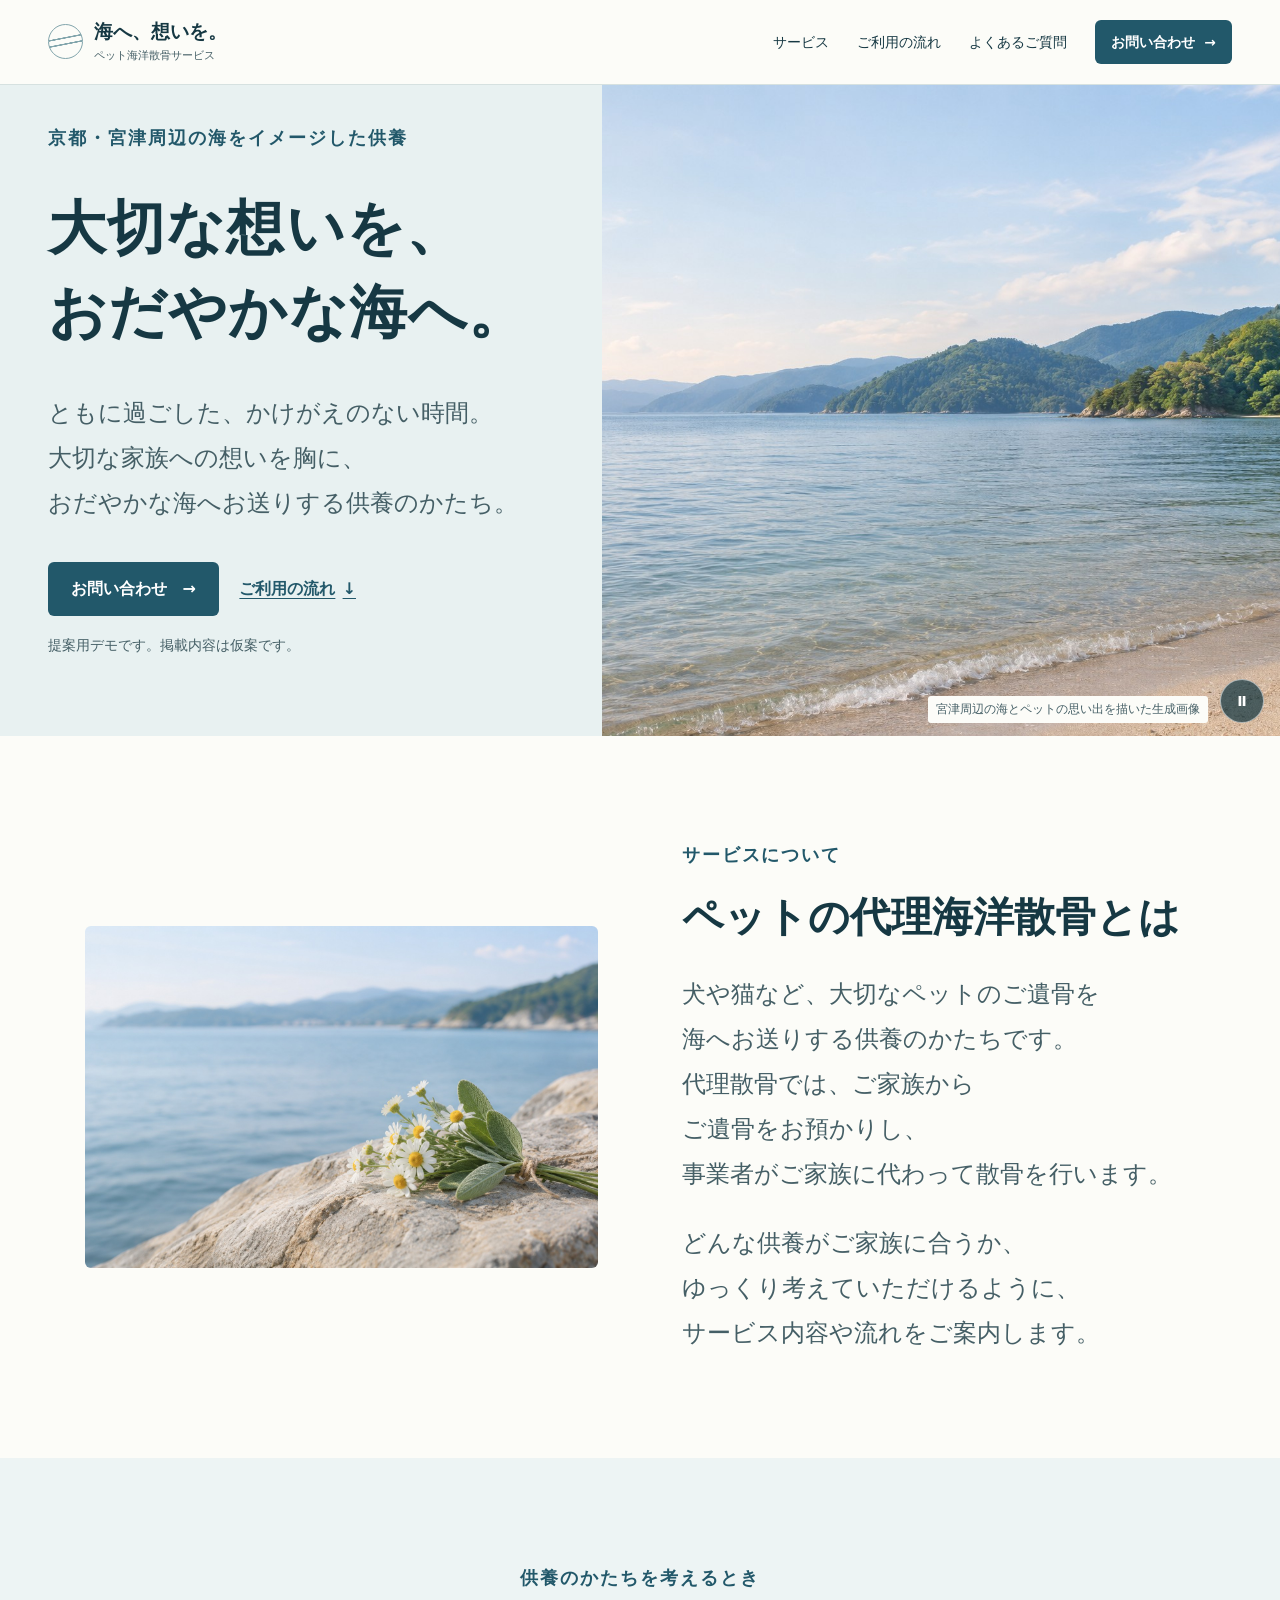
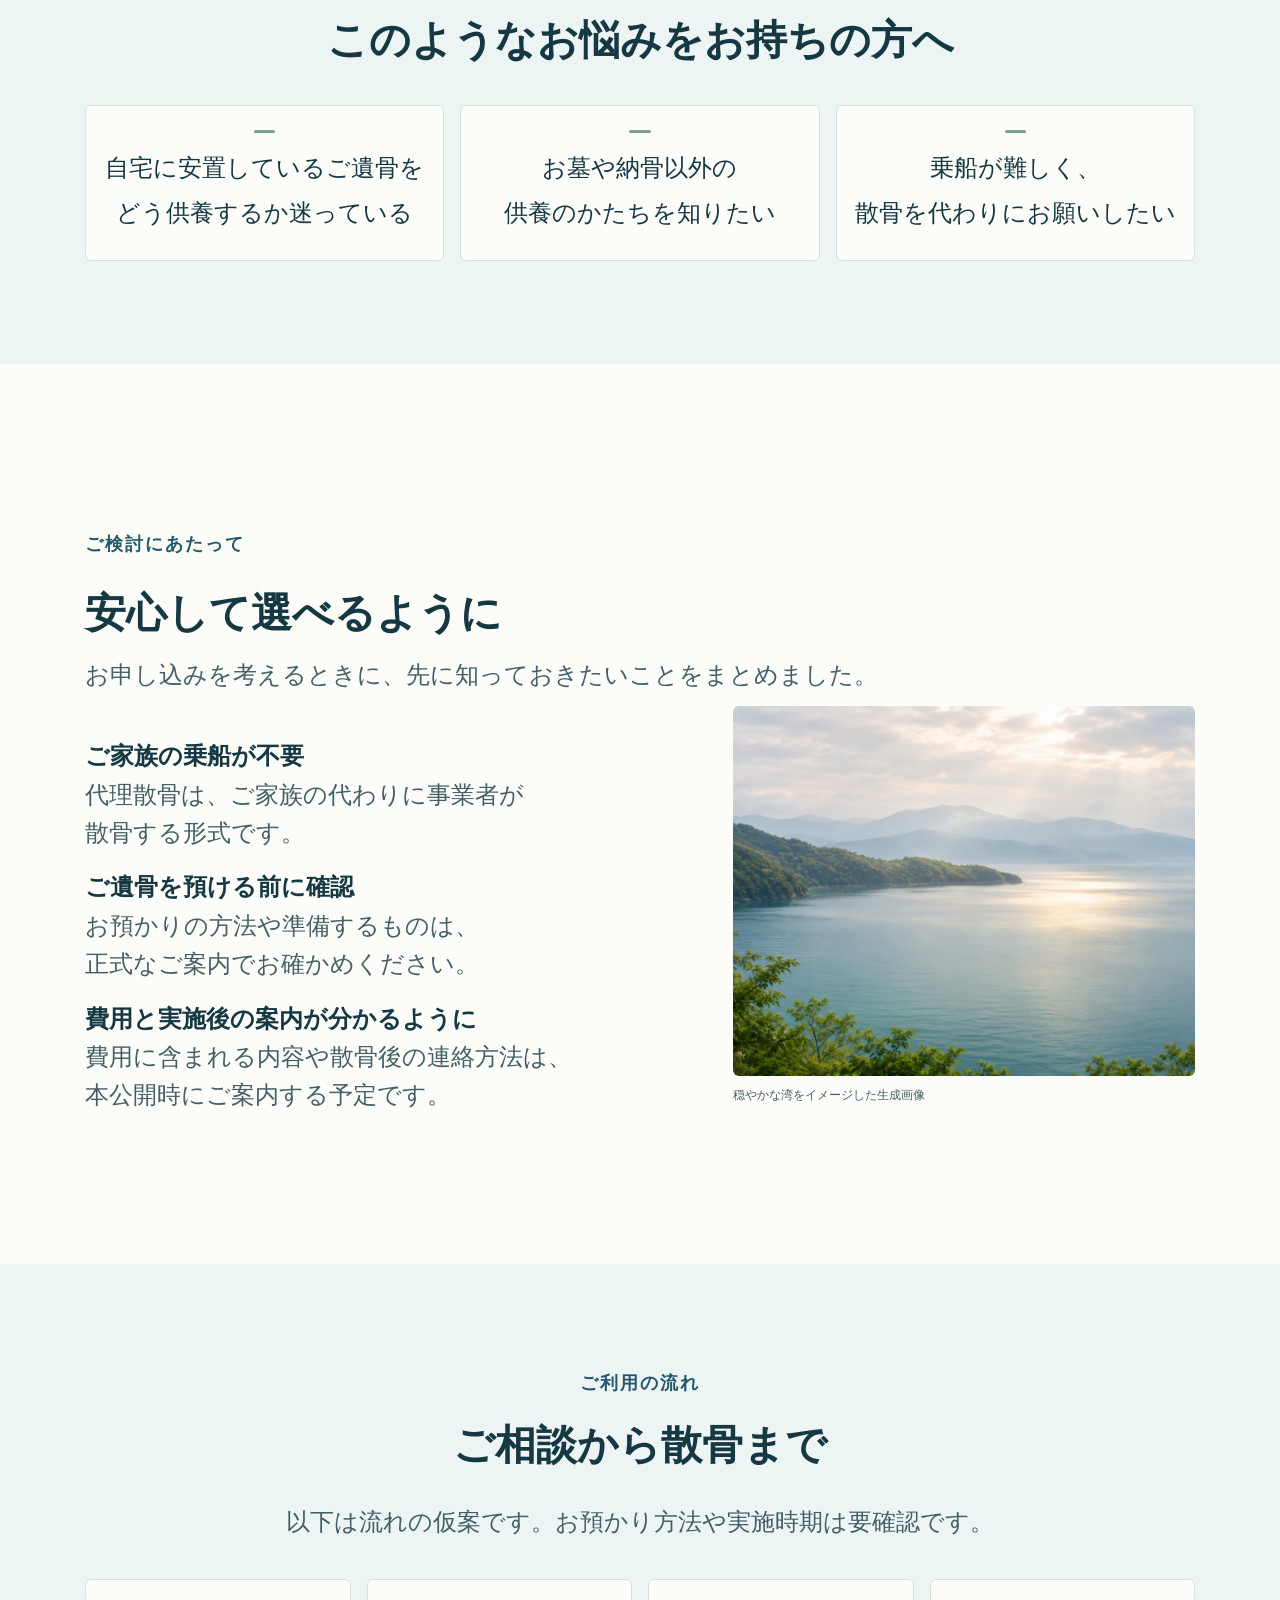
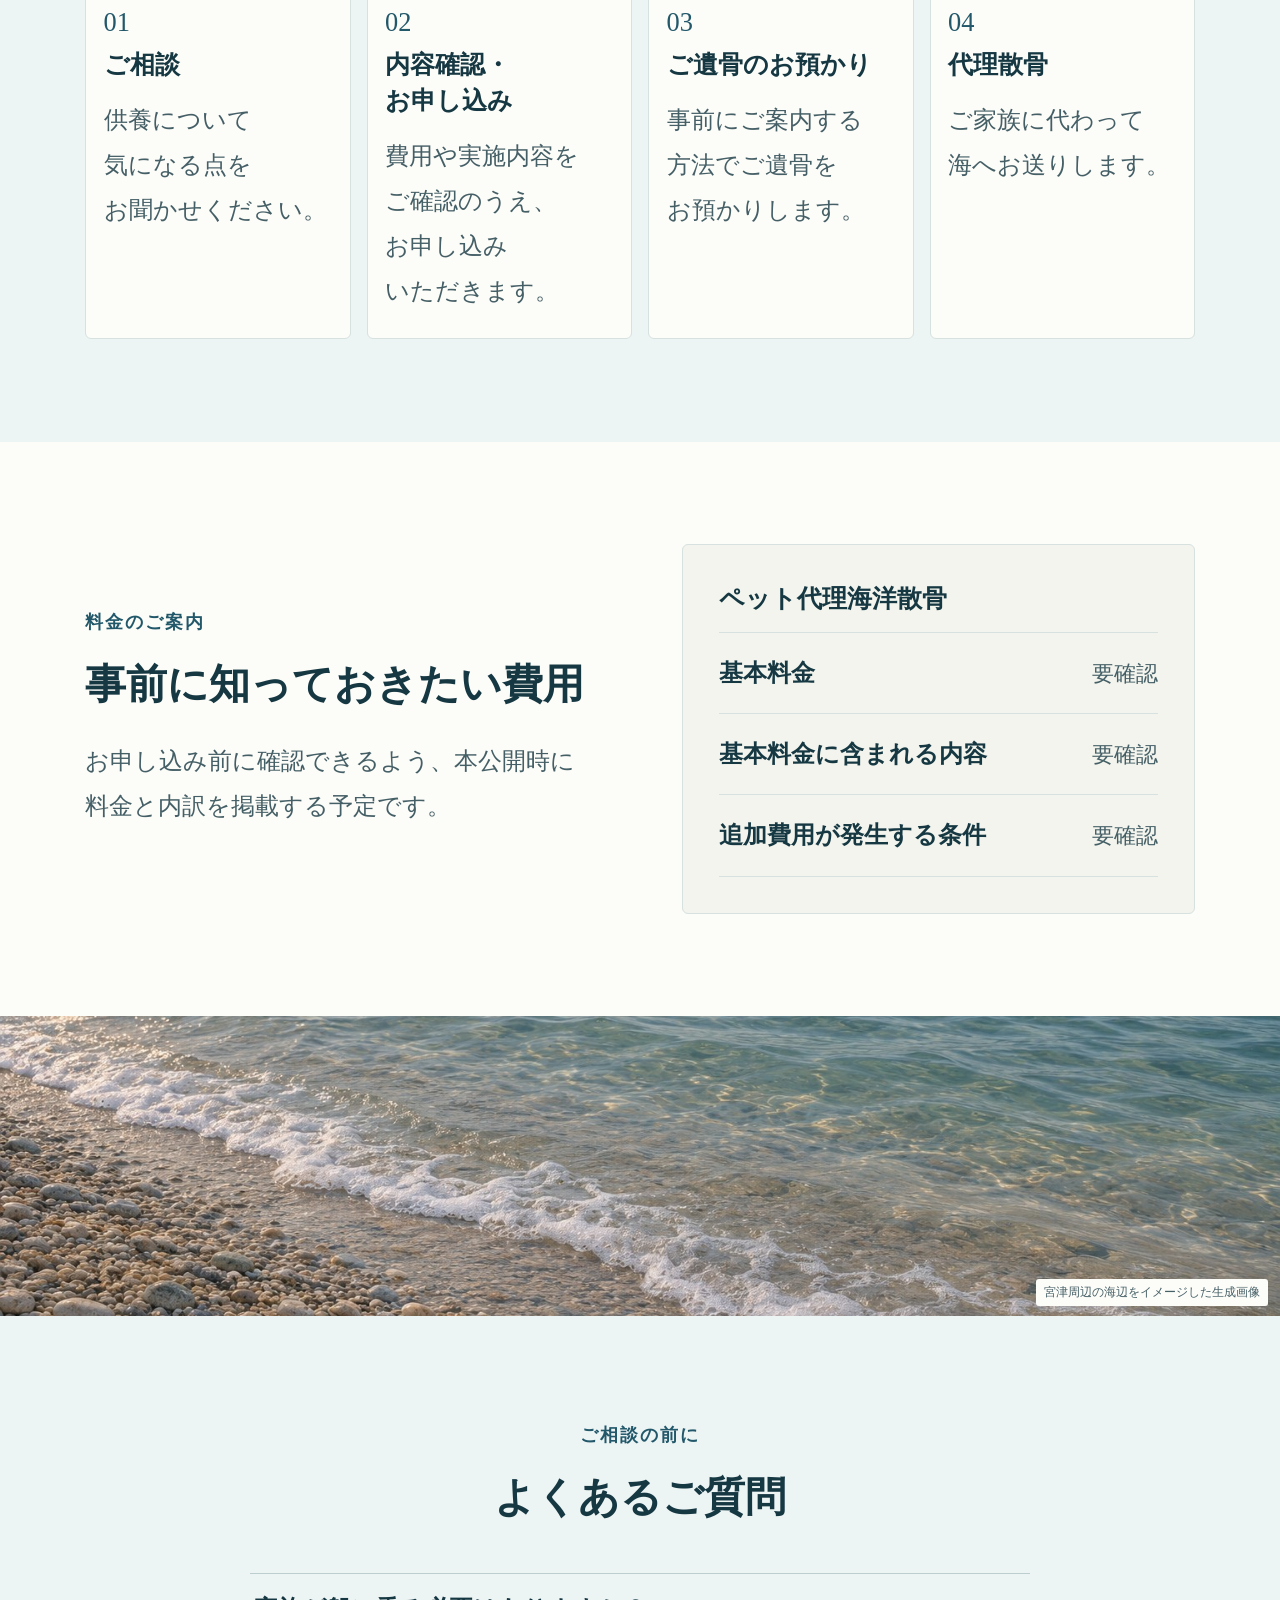
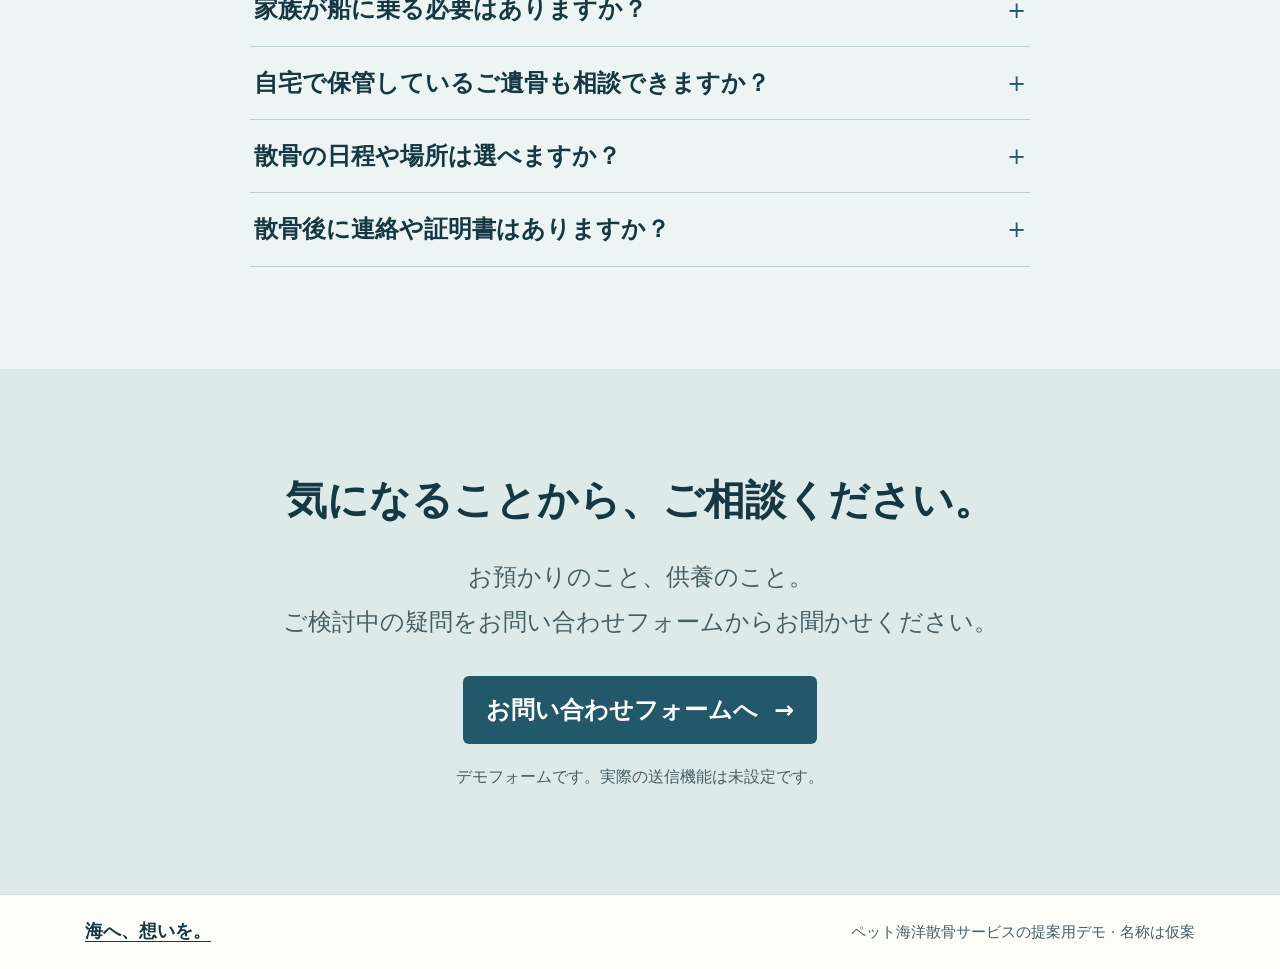
<file: index.html>
<!doctype html>
<html lang="ja">
<head>
  <meta charset="utf-8">
  <meta name="viewport" content="width=device-width, initial-scale=1">
  <meta name="description" content="京都・宮津周辺の海をイメージした、ペット代理海洋散骨サービスの提案用デモ。">
  <title>海へ、想いを。 | ペット海洋散骨サービス</title>
  <link rel="stylesheet" href="style.css?v=20261118-reduced-motion-photos">
  <script src="hero-slideshow.js" defer></script>
</head>
<body>
  <a class="skip" href="#main">本文へ移動</a>
  <header class="site-header">
    <div class="header-inner">
      <a class="brand" href="index.html"><span class="brand-mark" aria-hidden="true"></span><span>海へ、想いを。<small>ペット海洋散骨サービス</small></span></a>
      <nav aria-label="主なメニュー">
        <a class="nav-link" href="#service">サービス</a><a class="nav-link" href="#flow">ご利用の流れ</a><a class="nav-link" href="#faq">よくあるご質問</a><a class="button button-small" href="contact.html">お問い合わせ <span aria-hidden="true">→</span></a>
      </nav>
    </div>
  </header>
  <main id="main">
    <section class="hero" aria-labelledby="hero-title">
      <div class="hero-copy">
        <p class="eyebrow"><span class="phrase">京都・宮津周辺の海を</span><span class="phrase">イメージした供養</span></p>
        <h1 id="hero-title"><span class="phrase">大切な想いを、</span><br><span class="phrase">おだやかな</span><span class="phrase">海へ。</span></h1>
        <figure class="hero-image">
          <img class="hero-coast" src="assets/coast.jpg" width="1536" height="1024" alt="静かな波と緑の岬が重なる海辺">
          <div class="hero-memories" aria-hidden="true">
            <img class="hero-memory hero-memory-dog" src="assets/memory-dog.jpg" width="960" height="640" alt="">
            <img class="hero-memory hero-memory-cat" src="assets/memory-cat.jpg" width="960" height="640" alt="">
          </div>
          <button class="hero-motion" type="button" aria-label="スライドを一時停止" title="スライドを一時停止" hidden><span aria-hidden="true">Ⅱ</span></button>
          <figcaption><span class="phrase">宮津周辺の海と</span><span class="phrase">ペットの思い出を描いた</span><span class="phrase">生成画像</span></figcaption>
        </figure>
        <p><span class="phrase">ともに過ごした、</span><span class="phrase">かけがえのない時間。</span><br><span class="phrase">大切な家族への</span><span class="phrase">想いを胸に、</span><br><span class="phrase">おだやかな海へ</span><span class="phrase">お送りする</span><span class="phrase">供養のかたち。</span></p>
        <div class="hero-actions"><a class="button" href="contact.html">お問い合わせ <span aria-hidden="true">→</span></a><a class="text-link" href="#flow">ご利用の流れ <span aria-hidden="true">↓</span></a></div>
        <p class="demo-note"><span class="phrase">提案用デモです。</span><span class="phrase">掲載内容は仮案です。</span></p>
      </div>
    </section>

    <section class="section wrap intro" id="service" aria-labelledby="service-title">
      <figure><img src="assets/flowers.jpg" width="1536" height="1024" loading="lazy" alt="海を背景に、石の上に置かれた白い花"></figure>
      <div><p class="eyebrow">サービスについて</p><h2 id="service-title"><span class="phrase">ペットの</span><span class="phrase">代理海洋散骨とは</span></h2>
        <p><span class="phrase">犬や猫など、</span><span class="phrase">大切なペットのご遺骨を</span><span class="phrase">海へお送りする</span><span class="phrase">供養のかたちです。</span><br><span class="phrase">代理散骨では、</span><span class="phrase">ご家族から</span><span class="phrase">ご遺骨をお預かりし、</span><br><span class="phrase">事業者が</span><span class="phrase">ご家族に代わって</span><span class="phrase">散骨を行います。</span></p>
        <p><span class="phrase">どんな供養が</span><span class="phrase">ご家族に合うか、</span><br><span class="phrase">ゆっくり</span><span class="phrase">考えていただけるように、</span><br><span class="phrase">サービス内容や</span><span class="phrase">流れをご案内します。</span></p>
      </div>
    </section>

    <section class="section pale" aria-labelledby="concerns-title">
      <div class="wrap center"><p class="eyebrow">供養のかたちを考えるとき</p><h2 id="concerns-title"><span class="phrase">このようなお悩みを</span><span class="phrase">お持ちの方へ</span></h2>
        <ul class="concerns">
          <li><span class="phrase">自宅に</span><span class="phrase">安置している</span><span class="phrase">ご遺骨を</span><span class="phrase">どう供養するか</span><span class="phrase">迷っている</span></li>
          <li><span class="phrase">お墓や納骨以外の</span><br><span class="phrase">供養のかたちを</span><span class="phrase">知りたい</span></li>
          <li><span class="phrase">乗船が難しく、</span><br><span class="phrase">散骨を代わりに</span><span class="phrase">お願いしたい</span></li>
        </ul>
      </div>
    </section>

    <section class="section wrap split features" id="features" aria-labelledby="features-title">
      <div class="features-copy">
        <p class="eyebrow">ご検討にあたって</p>
        <h2 id="features-title"><span class="phrase">安心して</span><span class="phrase">選べるように</span></h2>
        <p><span class="phrase">お申し込みを</span><span class="phrase">考えるときに、</span><span class="phrase">先に知っておきたい</span><span class="phrase">ことをまとめました。</span></p>
        <dl class="lined-list">
          <div><dt><span class="phrase">ご家族の</span><span class="phrase">乗船が不要</span></dt><dd><span class="phrase">代理散骨は、</span><span class="phrase">ご家族の代わりに</span><span class="phrase">事業者が</span><span class="phrase">散骨する形式です。</span></dd></div>
          <div><dt><span class="phrase">ご遺骨を</span><span class="phrase">預ける前に確認</span></dt><dd><span class="phrase">お預かりの方法や</span><span class="phrase">準備するものは、</span><span class="phrase">正式なご案内で</span><span class="phrase">お確かめください。</span></dd></div>
          <div><dt><span class="phrase">費用と</span><span class="phrase">実施後の案内が</span><span class="phrase">分かるように</span></dt><dd><span class="phrase">費用に含まれる内容や</span><span class="phrase">散骨後の連絡方法は、</span><span class="phrase">本公開時に</span><span class="phrase">ご案内する予定です。</span></dd></div>
        </dl>
      </div>
      <figure class="features-image">
        <img src="assets/quiet-bay.jpg" width="1200" height="800" loading="lazy" decoding="async" alt="高台から望む、やわらかな光が水面に差す静かな湾">
        <figcaption>穏やかな湾をイメージした生成画像</figcaption>
      </figure>
    </section>

    <section class="section pale" id="flow" aria-labelledby="flow-title">
      <div class="wrap center"><p class="eyebrow">ご利用の流れ</p><h2 id="flow-title"><span class="phrase">ご相談から</span><span class="phrase">散骨まで</span></h2><p><span class="phrase">以下は流れの仮案です。</span><span class="phrase">お預かり方法や</span><span class="phrase">実施時期は要確認です。</span></p>
        <ol class="steps">
          <li><span aria-hidden="true">01</span><h3>ご相談</h3><p><span class="phrase">供養について</span><span class="phrase">気になる点を</span><span class="phrase">お聞かせください。</span></p></li>
          <li><span aria-hidden="true">02</span><h3><span class="phrase">内容確認・</span><span class="phrase">お申し込み</span></h3><p><span class="phrase">費用や実施内容を</span><span class="phrase">ご確認のうえ、</span><span class="phrase">お申し込み</span><span class="phrase">いただきます。</span></p></li>
          <li><span aria-hidden="true">03</span><h3><span class="phrase">ご遺骨の</span><span class="phrase">お預かり</span></h3><p><span class="phrase">事前にご案内する</span><span class="phrase">方法で</span><span class="phrase">ご遺骨を</span><span class="phrase">お預かりします。</span></p></li>
          <li><span aria-hidden="true">04</span><h3>代理散骨</h3><p><span class="phrase">ご家族に代わって</span><span class="phrase">海へお送りします。</span></p></li>
        </ol>
      </div>
    </section>

    <section class="section wrap split price" id="price" aria-labelledby="price-title">
      <div><p class="eyebrow">料金のご案内</p><h2 id="price-title"><span class="phrase">事前に</span><span class="phrase">知っておきたい費用</span></h2><p><span class="phrase">お申し込み前に</span><span class="phrase">確認できるよう、</span><span class="phrase">本公開時に</span><span class="phrase">料金と内訳を</span><span class="phrase">掲載する予定です。</span></p></div>
      <div class="price-box"><h3><span class="phrase">ペット</span><span class="phrase">代理海洋散骨</span></h3><dl class="lined-list"><div><dt>基本料金</dt><dd>要確認</dd></div><div><dt><span class="phrase">基本料金に</span><span class="phrase">含まれる内容</span></dt><dd>要確認</dd></div><div><dt><span class="phrase">追加費用が</span><span class="phrase">発生する条件</span></dt><dd>要確認</dd></div></dl></div>
    </section>

    <figure class="shoreline">
      <img src="assets/shoreline.jpg" width="1536" height="1024" loading="lazy" decoding="async" alt="小石の浜に穏やかな波が寄せる海辺">
      <figcaption>宮津周辺の海辺をイメージした生成画像</figcaption>
    </figure>

    <section class="section pale" id="faq" aria-labelledby="faq-title">
      <div class="wrap faq"><div class="center"><p class="eyebrow">ご相談の前に</p><h2 id="faq-title">よくあるご質問</h2></div>
        <details><summary><span><span class="phrase">家族が船に乗る</span><span class="phrase">必要はありますか？</span></span></summary><p><span class="phrase">代理散骨は、</span><span class="phrase">ご家族が乗船せず、</span><span class="phrase">事業者が代わりに</span><span class="phrase">散骨を行う形式です。</span></p></details>
        <details><summary><span><span class="phrase">自宅で保管している</span><span class="phrase">ご遺骨も</span><span class="phrase">相談できますか？</span></span></summary><p><span class="phrase">ご相談時に、</span><span class="phrase">保管状況や</span><span class="phrase">ご遺骨の状態を</span><span class="phrase">お伝えください。</span><span class="phrase">お預かりできる条件は</span><span class="phrase">要確認です。</span></p></details>
        <details><summary><span><span class="phrase">散骨の日程や場所は</span><span class="phrase">選べますか？</span></span></summary><p><span class="phrase">日程や海域の</span><span class="phrase">指定可否、</span><span class="phrase">天候による変更時の</span><span class="phrase">ご案内は要確認です。</span></p></details>
        <details><summary><span><span class="phrase">散骨後に</span><span class="phrase">連絡や証明書は</span><span class="phrase">ありますか？</span></span></summary><p><span class="phrase">実施後の連絡方法や、</span><span class="phrase">証明書・写真の有無は</span><span class="phrase">要確認です。</span></p></details>
      </div>
    </section>

    <section class="section closing center" aria-labelledby="contact-title">
      <div class="wrap"><h2 id="contact-title"><span class="phrase">気になることから、</span><span class="phrase">ご相談ください。</span></h2><p><span class="phrase">お預かりのこと、</span><span class="phrase">供養のこと。</span><br><span class="phrase">ご検討中の疑問を</span><span class="phrase">お問い合わせフォームから</span><span class="phrase">お聞かせください。</span></p><a class="button" href="contact.html"><span class="phrase">お問い合わせフォームへ</span> <span aria-hidden="true">→</span></a><p class="demo-note"><span class="phrase">デモフォームです。</span><span class="phrase">実際の送信機能は</span><span class="phrase">未設定です。</span></p></div>
    </section>
  </main>
  <footer class="site-footer"><div class="wrap"><a href="index.html">海へ、想いを。</a><small><span class="phrase">ペット海洋散骨サービスの</span><span class="phrase">提案用デモ ·</span> <span class="phrase">名称は仮案</span></small></div></footer>
</body>
</html>
</file>
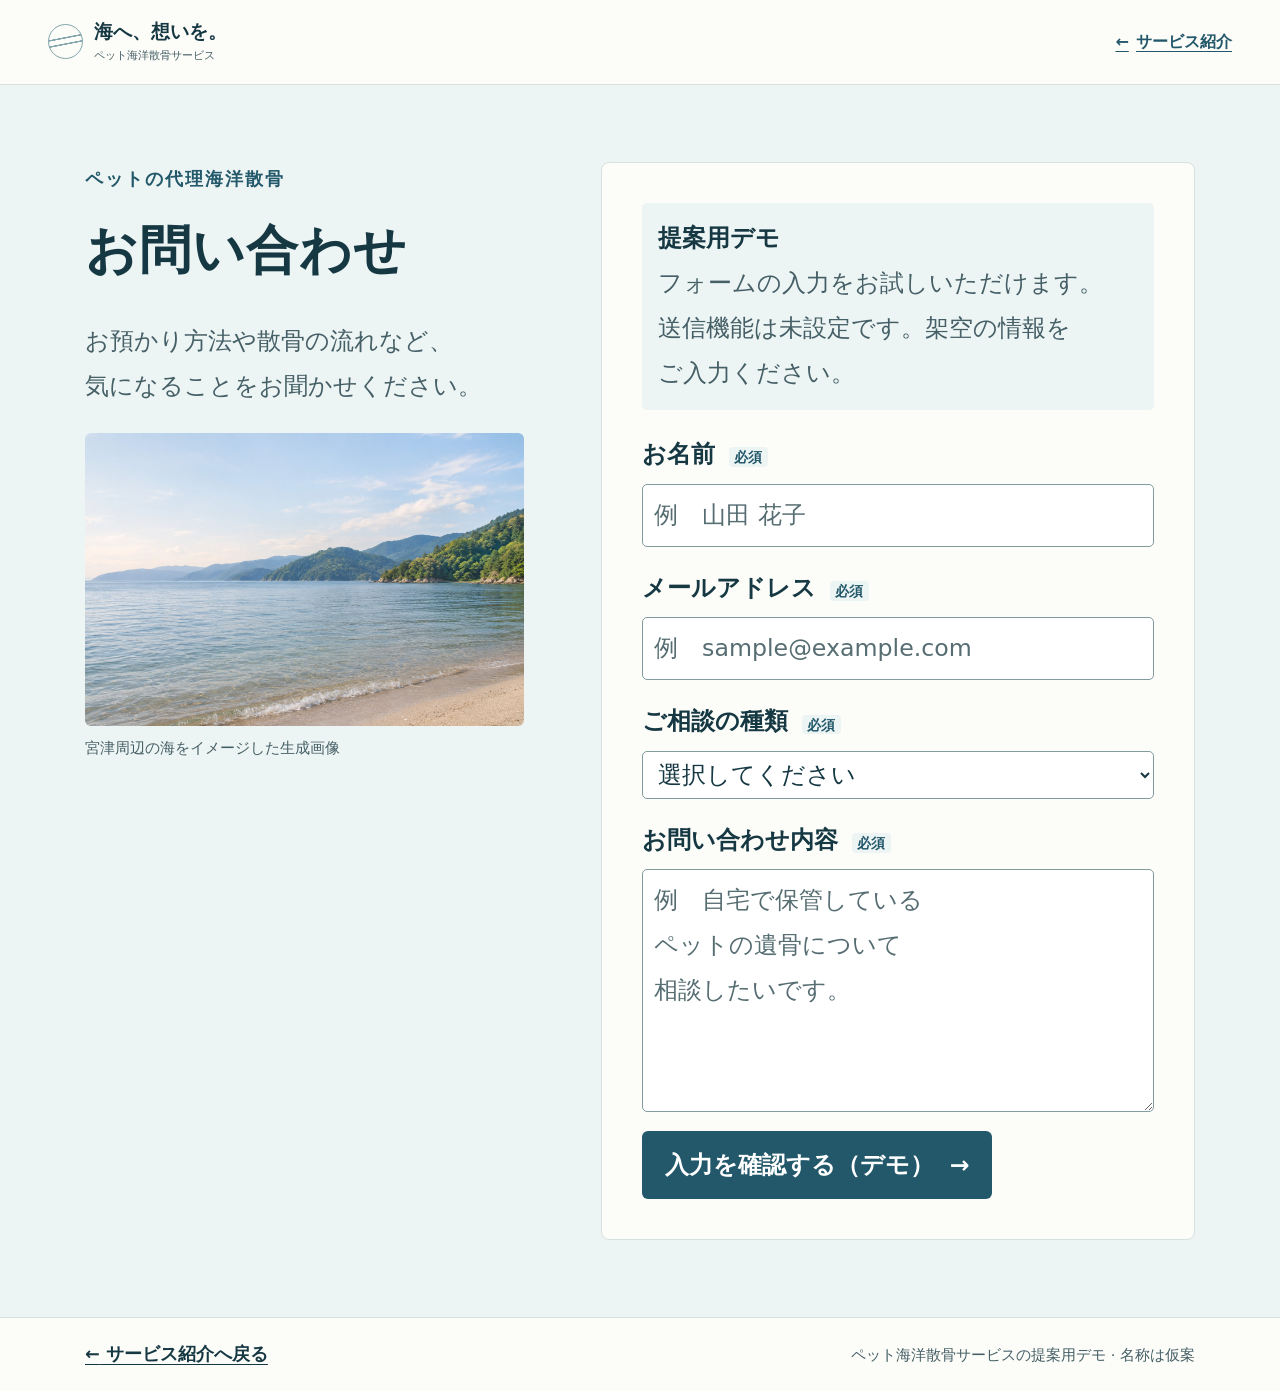
<file: contact.html>
<!doctype html>
<html lang="ja">
<head>
  <meta charset="utf-8">
  <meta name="viewport" content="width=device-width, initial-scale=1">
  <meta name="description" content="ペット代理海洋散骨サービスの提案用お問い合わせフォーム。">
  <title>お問い合わせ | 海へ、想いを。</title>
  <link rel="stylesheet" href="style.css?v=20261118-reduced-motion-photos">
  <script src="demo-form.js" defer></script>
</head>
<body>
  <a class="skip" href="#main">本文へ移動</a>
  <header class="site-header"><div class="header-inner">
    <a class="brand" href="index.html"><span class="brand-mark" aria-hidden="true"></span><span>海へ、想いを。<small>ペット海洋散骨サービス</small></span></a>
    <nav aria-label="主なメニュー"><a class="text-link" href="index.html"><span aria-hidden="true">←</span> サービス紹介</a></nav>
  </div></header>
  <main class="contact-page" id="main">
    <div class="contact-layout wrap">
      <div class="contact-intro"><p class="eyebrow"><span class="phrase">ペットの</span><span class="phrase">代理海洋散骨</span></p><h1>お問い合わせ</h1><p><span class="phrase">お預かり方法や</span><span class="phrase">散骨の流れなど、</span><span class="phrase">気になることを</span><span class="phrase">お聞かせください。</span></p>
        <figure><img src="assets/coast.jpg" width="1536" height="1024" alt="静かな海と緑の岬"><figcaption><span class="phrase">宮津周辺の海を</span><span class="phrase">イメージした生成画像</span></figcaption></figure>
      </div>
      <form class="contact-form" aria-describedby="demo-instructions">
        <p id="demo-instructions" class="form-note"><strong>提案用デモ</strong><br><span class="phrase">フォームの入力を</span><span class="phrase">お試しいただけます。</span><span class="phrase">送信機能は未設定です。</span><span class="phrase">架空の情報を</span><span class="phrase">ご入力ください。</span></p>
        <noscript><p><span class="phrase">入力確認を試すには、</span><span class="phrase">ブラウザで</span><span class="phrase">JavaScriptを</span><span class="phrase">有効にしてください。</span></p></noscript>
        <label for="demo-name">お名前 <span class="required">必須</span></label>
        <input id="demo-name" type="text" autocomplete="off" maxlength="80" required placeholder="例　山田 花子">
        <label for="demo-email">メールアドレス <span class="required">必須</span></label>
        <input id="demo-email" type="email" autocomplete="off" maxlength="254" required placeholder="例　sample@example.com">
        <label for="demo-topic">ご相談の種類 <span class="required">必須</span></label>
        <select id="demo-topic" required>
          <option value="" selected>選択してください</option>
          <option value="ご遺骨のお預かりについて">ご遺骨のお預かり</option><option>散骨の流れについて</option><option>料金について</option><option>その他</option>
        </select>
        <label for="demo-message">お問い合わせ内容 <span class="required">必須</span></label>
        <textarea id="demo-message" rows="5" maxlength="1000" required placeholder="例　自宅で保管している&#10;ペットの遺骨について&#10;相談したいです。"></textarea>
        <button class="button" type="submit" disabled><span><span class="phrase">入力を確認する</span><span class="phrase">（デモ）</span></span> <span aria-hidden="true">→</span></button>
        <p id="form-result" class="form-result" role="status"></p>
      </form>
    </div>
  </main>
  <footer class="site-footer"><div class="wrap"><a href="index.html"><span aria-hidden="true">←</span> サービス紹介へ戻る</a><small><span class="phrase">ペット海洋散骨サービスの</span><span class="phrase">提案用デモ ·</span> <span class="phrase">名称は仮案</span></small></div></footer>
</body>
</html>
</file>
<file: style.css>
:root {
  color-scheme: light;
  --ink: #163843;
  --muted: #455f66;
  --blue: #22586a;
  --line: #d6e1e0;
  --pale: #edf4f4;
  --paper: #fcfcf8;
  --serif: 'Yu Mincho', 'Hiragino Mincho ProN', 'Noto Serif CJK JP', 'MS PMincho', serif;
  --sans: 'Yu Gothic UI', 'Hiragino Sans', Meiryo, system-ui, sans-serif;
}

*, *::before, *::after { box-sizing: border-box; }
body { margin: 0; color: var(--ink); background: var(--paper); font: 1rem/1.9 var(--sans); line-break: strict; }
a { color: inherit; text-underline-offset: .25em; }
button, input, select, textarea { font: inherit; }
img { display: block; width: 100%; height: auto; }
figure, dl, dd { margin: 0; }
p { margin: 0 0 1em; color: var(--muted); }
h1, h2, h3 { margin: 0 0 .6em; line-height: 1.45; }
h1, h2 { font-family: var(--serif); font-weight: 600; }
h1 { font-size: clamp(2.25rem, 4.5vw, 4.65rem); letter-spacing: .02em; }
h2 { font-size: clamp(1.75rem, 3.2vw, 2.65rem); }
h3 { font-size: 1.05rem; }
.phrase { display: inline-block; max-inline-size: 100%; }
:focus-visible { outline: 3px solid #976334; outline-offset: 4px; }
.skip { position: fixed; top: .75rem; left: .75rem; transform: translateY(-200%); z-index: 5; padding: .5rem 1rem; background: white; }
.skip:focus { transform: none; }
.wrap { width: min(1110px, calc(100% - 96px)); margin-inline: auto; }
.section { padding-block: clamp(4rem, 8vw, 7.5rem); }
.section, .contact-page { font-size: clamp(1.1rem, 1.85vw, 1.55rem); }
.section h3 { font-size: clamp(1.2rem, 1.95vw, 1.65rem); }
.pale { background: var(--pale); }
.center { text-align: center; }
.eyebrow { color: var(--blue); font-size: .87rem; font-weight: 700; letter-spacing: .11em; margin-bottom: 1rem; }
.demo-note { font-size: .85rem; margin: 1.1rem 0 0; }
.section .eyebrow, .contact-page .eyebrow { font-size: clamp(1rem, 1.4vw, 1.18rem); }
.section .demo-note { font-size: 1rem; }

.site-header { background: var(--paper); border-bottom: 1px solid var(--line); }
.header-inner { width: min(1360px, calc(100% - 96px)); min-height: 84px; margin-inline: auto; display: flex; align-items: center; justify-content: space-between; gap: 1rem; }
.brand { display: inline-flex; align-items: center; gap: .7rem; text-decoration: none; font: 700 1.16rem/1.3 var(--serif); }
.brand small { display: block; margin-top: .25rem; color: var(--muted); font: 500 .7rem/1.45 var(--sans); }
.brand-mark { display: block; width: 35px; height: 35px; flex: 0 0 35px; border: 1px solid #82a5ac; border-radius: 50%; background: linear-gradient(169deg, transparent 38%, #82a5ac 39% 42%, transparent 43% 54%, #82a5ac 55% 58%, transparent 59%); }
nav { display: flex; align-items: center; gap: clamp(.9rem, 2.2vw, 2rem); }
.nav-link { font-size: .88rem; text-decoration: none; }
.nav-link:hover { text-decoration: underline; }
.button { display: inline-flex; justify-content: center; align-items: center; gap: 1rem; min-height: 52px; padding: .65rem 1.35rem; background: var(--blue); color: white; border: 1px solid transparent; border-radius: 6px; text-decoration: none; font-weight: 700; cursor: pointer; }
.button:hover { background: #153f4d; }
.button:disabled { background: var(--muted); cursor: default; }
.button-small { min-height: 44px; padding: .4rem .95rem; font-size: .86rem; gap: .55rem; }
.text-link { display: inline-flex; align-items: center; gap: .45rem; min-height: 44px; color: var(--blue); font-weight: 700; }

.hero { position: relative; display: grid; grid-template-columns: 47% 53%; min-height: 505px; background: #e8f1f1; }
.hero-copy { align-self: center; padding: clamp(3rem, 6vw, 7rem) clamp(1.25rem, 3vw, 3.5rem) clamp(3rem, 6vw, 7rem) max(48px, calc((100vw - 1250px) / 2)); }
.hero-copy > p:not([class]) { font-size: clamp(1rem, 1.35vw, 1.15rem); }
.hero-actions { display: flex; align-items: center; flex-wrap: wrap; gap: .6rem 1.3rem; margin-top: 1.65rem; }
.hero-image { --hero-inset-x: 1rem; --hero-inset-y: .8rem; --hero-control-size: 44px; position: absolute; inset: 0 0 0 47%; }
.hero-coast { position: absolute; inset: 0; height: 100%; object-fit: cover; object-position: 58% 55%; }
.hero-memories { position: absolute; inset: 0; display: grid; place-items: center; pointer-events: none; }
.hero-memory {
  grid-area: 1 / 1;
  width: min(54%, 360px);
  border: clamp(4px, .65vw, 9px) solid var(--paper);
  border-radius: 3px;
  box-shadow: 0 .5rem 1.75rem #16384338;
  opacity: 0;
}
.hero-memory-dog { transform: rotate(-5deg); }
.hero-memory-cat { transform: rotate(4deg); }
.hero-motion {
  position: absolute;
  z-index: 1;
  right: var(--hero-inset-x);
  bottom: var(--hero-inset-y);
  display: grid;
  place-items: center;
  width: var(--hero-control-size);
  height: var(--hero-control-size);
  padding: 0;
  border: 1px solid rgb(255 255 255 / 55%);
  border-radius: 50%;
  background: rgb(22 56 67 / 72%);
  color: white;
  font-size: .9rem;
  line-height: 1;
  font-weight: 700;
  cursor: pointer;
}
.hero-motion[hidden] { display: none; }
.hero-motion:hover, .hero-motion:focus-visible { background: var(--ink); border-color: white; }
.hero-motion:focus-visible { outline: 2px solid white; outline-offset: 2px; box-shadow: 0 0 0 6px var(--ink); }

@media (prefers-reduced-motion: no-preference) {
  .hero-image[data-slideshow] .hero-memory { animation: hero-memory-fade 22s ease-in-out infinite; }
  .hero-image[data-slideshow] .hero-memory-dog { animation-delay: 4s; }
  .hero-image[data-slideshow] .hero-memory-cat { animation-delay: 10s; }
  .hero-image[data-slideshow="paused"] .hero-memory { animation-play-state: paused; }
  .hero-image[data-slideshow] figcaption { right: calc(var(--hero-inset-x) + var(--hero-control-size) + .75rem); left: auto; max-width: calc(100% - 2 * var(--hero-inset-x) - var(--hero-control-size) - .75rem); }
}

@media (prefers-reduced-motion: reduce) {
  .hero-memories { display: flex; align-items: center; justify-content: center; gap: .6rem; }
  .hero-image .hero-memory { width: min(38%, 220px); opacity: 1; }
  .hero-motion { display: none; }
}

@keyframes hero-memory-fade {
  0%, 38%, 100% { opacity: 0; }
  12%, 26% { opacity: 1; }
}
figcaption { color: var(--muted); margin-top: .5rem; font-size: .75rem; }
.hero-image figcaption { position: absolute; right: var(--hero-inset-x); bottom: var(--hero-inset-y); padding: .14rem .5rem; border-radius: 3px; background: var(--paper); }

.intro, .split { display: grid; grid-template-columns: 1fr 1fr; align-items: center; gap: clamp(2rem, 6.5vw, 6.75rem); }
.intro img, .contact-intro img { border-radius: 6px; }
.intro p:last-child { margin-bottom: 0; }
.concerns, .steps { list-style: none; display: grid; padding: 0; gap: 1rem; margin: 2.15rem 0 0; }
.concerns { grid-template-columns: repeat(3, 1fr); }
.concerns li, .steps li { border-radius: 6px; padding: 1.5rem 1.1rem; background: var(--paper); border: 1px solid var(--line); }
.concerns li::before { content: ''; display: block; width: 1.35rem; height: 3px; margin: 0 auto .85rem; border-radius: 9px; background: #7d9c97; }
.lined-list > div { padding-block: 1.1rem; border-bottom: 1px solid var(--line); }
.lined-list > div:first-child { border-top: 1px solid var(--line); }
.lined-list dt { font-weight: 700; }
.lined-list dd { color: var(--muted); }
.features { padding-block: clamp(.85rem, 2.5vh, 1.5rem); }
.features-copy .eyebrow { margin-bottom: .45rem; }
.features-copy h2 { margin-bottom: .3em; }
.features-copy > p:not(.eyebrow) { line-height: 1.65; margin-bottom: .7rem; }
.features .lined-list > div { padding-block: .55rem; }
.features .lined-list dt { line-height: 1.5; }
.features .lined-list dd { margin-top: .15rem; line-height: 1.6; }
.features-image img { aspect-ratio: 5 / 4; object-fit: cover; border-radius: 6px; }
.steps { grid-template-columns: repeat(4, 1fr); text-align: left; }
.steps li > span { display: block; margin-bottom: .35rem; font: 1.65rem/1.4 Georgia, serif; color: var(--blue); }
.steps p { margin: 0; }
.price-box { background: #f2f4ed; border: 1px solid var(--line); border-radius: 6px; padding: clamp(1.3rem, 3vw, 2.25rem); }
.price-box .lined-list > div { display: flex; align-items: baseline; justify-content: space-between; gap: .75rem; }
.price-box dd { white-space: nowrap; font-size: .95em; }
.shoreline { position: relative; }
.shoreline img { height: clamp(160px, 26vw, 300px); object-fit: cover; object-position: center 69%; }
.shoreline figcaption { position: absolute; right: .75rem; bottom: .6rem; margin: 0; padding: .14rem .5rem; border-radius: 3px; background: var(--paper); }
.faq { max-width: 780px; }
.faq h2 { margin-bottom: 1.1em; }
.faq details { border-top: 1px solid #bccfce; }
.faq details:last-child { border-bottom: 1px solid #bccfce; }
.faq summary { list-style: none; display: flex; justify-content: space-between; align-items: center; gap: 1rem; min-height: 56px; padding: .85rem .25rem; font-weight: 700; cursor: pointer; }
.faq summary::-webkit-details-marker { display: none; }
.faq summary::after { content: '+'; font: 1.4rem/1 var(--sans); color: var(--blue); }
.faq summary > span { min-inline-size: 0; }
.faq details[open] summary::after { content: '−'; }
.faq details p { margin: 0; padding: .1rem .25rem 1rem; }
.closing { background: #dcebea; }
.closing .button { margin-top: .45rem; }
.site-footer { padding: 1.25rem 0; border-top: 1px solid var(--line); font-size: 1.1rem; }
.site-footer .wrap { display: flex; align-items: center; justify-content: space-between; gap: .5rem 1.25rem; flex-wrap: wrap; }
.site-footer a { font-weight: 700; }
.site-footer small { color: var(--muted); }

.contact-page { background: var(--pale); padding-block: clamp(2rem, 6vw, 5.25rem); }
.contact-layout { display: grid; grid-template-columns: minmax(0, .85fr) minmax(0, 1.15fr); align-items: start; gap: clamp(1.5rem, 6vw, 5rem); }
.contact-intro h1 { font-size: clamp(2rem, 4.1vw, 3.6rem); }
.contact-intro figure { margin-top: 1.5rem; }
.contact-intro figcaption { font-size: .95rem; }
.contact-form { background: var(--paper); border: 1px solid var(--line); border-radius: 8px; padding: clamp(1rem, 4vw, 2.5rem); }
.form-note { background: var(--pale); border-radius: 5px; padding: .85rem 1rem; margin-bottom: 1.4rem; }
.form-note strong { color: var(--ink); }
.contact-form label { display: block; font-weight: 700; margin-bottom: .4rem; }
.required { color: var(--blue); background: var(--pale); border-radius: 4px; margin-left: .35rem; padding: .12rem .35rem; font-size: .875rem; }
.contact-form :is(input, select, textarea) { display: block; width: 100%; min-height: 48px; margin: 0 0 1.2rem; padding: .5rem .7rem; background: white; color: var(--ink); border: 1px solid #829b9e; border-radius: 5px; }
.contact-form :is(input, textarea)::placeholder { color: #566d72; }
.contact-form textarea { resize: vertical; }
.form-result { margin: 0; }
.form-result:not(:empty) { margin-top: .85rem; padding: .7rem 1rem; background: var(--pale); border-left: 3px solid var(--blue); }

@media (max-width: 1060px) {
  .hero-copy { padding-left: 32px; }
  .hero { min-height: 430px; }
  .wrap, .header-inner { width: calc(100% - 64px); }
}

@media (max-width: 960px) {
  .steps { grid-template-columns: repeat(2, 1fr); }
}

@media (max-width: 850px) {
  .nav-link { display: none; }
}

@media (min-width: 681px) {
  .features {
    min-block-size: 100svh;
    grid-template-columns: minmax(0, 1.1fr) minmax(0, .9fr);
    grid-template-rows: repeat(3, max-content) auto;
    align-content: center;
    align-items: start;
    row-gap: 0;
  }
  .features-copy { display: contents; }
  .features-copy > * { grid-column: 1; }
  .features-copy > :not(.eyebrow), .features-image { translate: 0 1rem; }
  .features-copy > p:not(.eyebrow) { grid-area: 3 / 1 / 4 / -1; }
  .features .lined-list { margin-top: 1rem; translate: 0 1.5rem; }
  .features .lined-list > div { border: 0; }
  .features-image { grid-area: 4 / 2; }
  .hero-copy {
    align-self: start;
    padding-top: clamp(1.5rem, 4svh, 3.25rem);
  }
  .hero-copy .eyebrow {
    font-size: clamp(1rem, 1.4vw, 1.18rem);
    margin-bottom: clamp(1.1rem, 4.25svh, 2rem);
  }
  .hero-copy h1 { margin-bottom: .65em; }
  .hero-copy > p:not([class]) {
    font-size: clamp(1.1rem, 1.85vw, 1.55rem);
    margin-bottom: 0;
  }
  .hero-actions { margin-top: clamp(1.2rem, 5svh, 2.25rem); }
}

/* Portrait tablets size this section to its content instead of a full screen. */
@media (min-width: 768px) and (max-width: 1024px) and (orientation: portrait) {
  .features {
    min-block-size: 0;
    padding-block: clamp(3rem, 6vw, 4rem);
    align-content: start;
  }
  .features-image { translate: 0 3rem; }
}

/* Leave room below the lowered photo on landscape phones. */
@media (min-width: 681px) and (max-width: 1024px) and (max-height: 500px) and (orientation: landscape) {
  .features { padding-block-end: 5rem; }
  .features-image { translate: 0 3rem; }
}

@media (min-width: 681px) and (max-height: 760px) {
  .hero { min-height: min(505px, max(0px, calc(100svh - 96px))); }
  .hero-copy { padding-block: clamp(1rem, 3svh, 1.6rem) clamp(1rem, 4svh, 2.25rem); }
  .hero-copy h1 {
    font-size: clamp(2rem, min(4.5vw, 8.25svh), 4.65rem);
    line-height: 1.25;
    margin-bottom: clamp(1.25rem, 5svh, 2.1rem);
  }
  .hero-copy > p:not([class]) { line-height: 1.65; }
  .hero-copy .demo-note { margin-top: .75rem; }
}

@media (max-width: 680px) {
  .wrap, .header-inner { width: calc(100% - 40px); }
  .header-inner { min-height: 68px; }
  .brand { font-size: 1rem; gap: .45rem; }
  .brand-mark { width: 29px; height: 29px; flex-basis: 29px; }
  .brand small { font-size: .63rem; }
  .hero, .intro, .split, .contact-layout, .concerns { grid-template-columns: 1fr; }
  .hero { min-height: 0; }
  .hero-copy { --hero-copy-gutter: 20px; padding: 2.35rem var(--hero-copy-gutter) 1.7rem; }
  .hero-image {
    --hero-inset-x: .5rem;
    --hero-inset-y: .4rem;
    position: relative;
    inset: auto;
    margin: 0 calc(-1 * var(--hero-copy-gutter)) 1.3rem;
    aspect-ratio: 4 / 2.45;
  }
  .hero-memory { width: min(52%, 280px); }
  .intro figure { order: 1; }
  .features { gap: 1rem; }
  .features-image img { height: clamp(130px, 39vw, 190px); }
  .concerns li { padding: 1rem; }
  .contact-intro figure { max-width: 28rem; }
  .contact-form .button { width: 100%; }
}

@media (max-width: 460px) {
  .steps { grid-template-columns: 1fr; }
  .steps li { padding: 1rem 1.25rem; }
}

@media (max-width: 420px) {
  h1 { font-size: clamp(1.8rem, 8.5vw, 2.25rem); }
}
</file>
